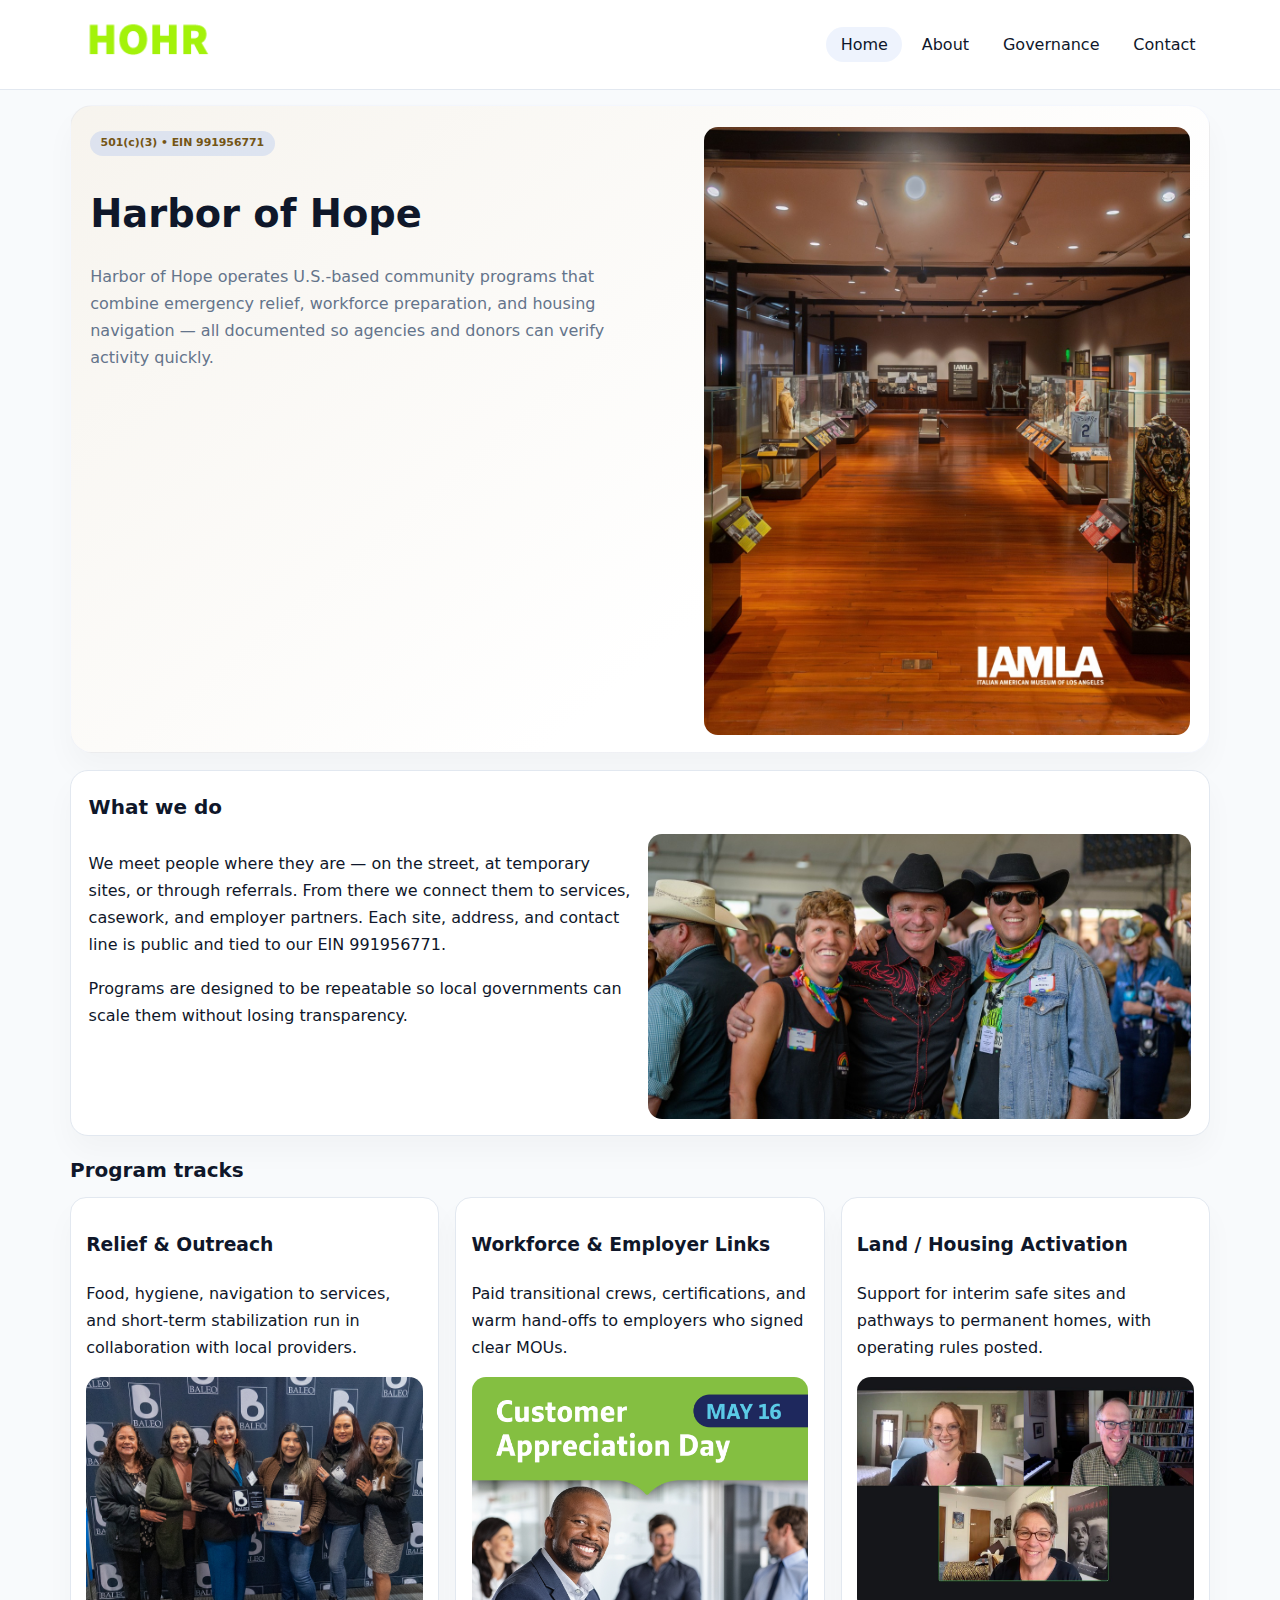
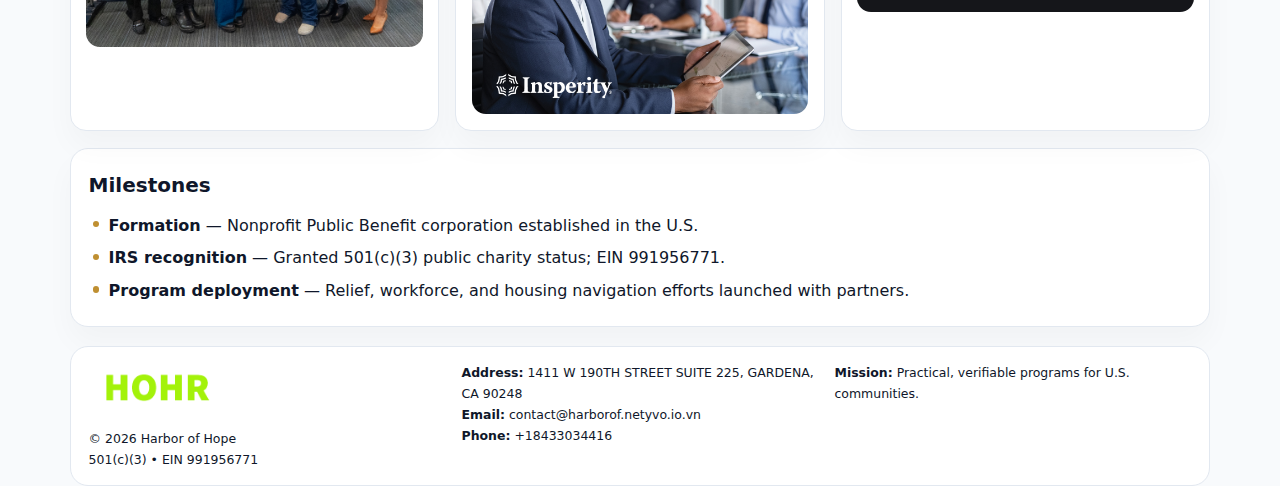
<file: index.html>
<!doctype html><html lang="en"><head>
<meta charset="utf-8">
<meta name="viewport" content="width=device-width,initial-scale=1">
<title>Harbor of Hope – Nonprofit • 2025</title>
<link rel="stylesheet" href="assets/styles.css">
<link rel="icon" href="images/logo.png">
<meta name="data-ein" content="991956771">
<meta name="data-name" content="Harbor of Hope">
<meta name="data-email" content="contact@harborof.netyvo.io.vn">
<meta name="data-phone" content="+18433034416">
<meta name="data-address" content="1411 W 190TH STREET SUITE 225,
GARDENA, CA 90248">
<meta name="data-map" content="1411+W+190TH+STREET+SUITE+225,+GARDENA,+CA+90248">
  <meta name="description" content="We are a 501(c)(3) organization advancing community services, education, and direct relief through transparent programs, local partnerships, and measurable outcomes.">
<meta name="facebook-domain-verification" content="2pxx7moyu7iaxgh2q952bfmnspso9p" />
</head><body>
<div style="position:absolute;left:-9999px;top:-9999px;opacity:0" data-uniq="{{UNIQUE_BLOB}}">
  <span>We are a 501(c)(3) organization advancing community services, education, and direct relief through transparent programs, local partnerships, and measurable outcomes.</span><svg width="12" height="12" viewBox="0 0 12 12" xmlns="http://www.w3.org/2000/svg"><circle cx="6" cy="6" r="5" fill="#9d174d"/></svg><img src="images/about.jpg" width="1" height="1" alt="" loading="lazy"/>
</div>

<header>
  <div class="topbar">
    <a href="index.html"><img src="images/logo.png" style="width:155px" alt=""></a>
    <nav>
      <a class="active" href="index.html">Home</a>
      <a href="about.html">About</a>
      <a href="governance.html">Governance</a>
      <a href="contact.html">Contact</a>
    </nav>
  </div>
</header>

<section class="c25295dd6dc">
  <div>
    <span class="ccca288e54e">501(c)(3) • EIN 991956771</span>
    <h1>Harbor of Hope</h1>
    <p class="c22a64a1c2f">Harbor of Hope operates U.S.-based community programs that combine emergency relief, workforce preparation, and housing navigation — all documented so agencies and donors can verify activity quickly.</p>
  </div>
  <img src="images/hero.jpg" alt="Community program">
</section>

<section class="section">
  <div class="panel">
    <h2>What we do</h2>
    <div class="twocol">
      <div>
        <p>We meet people where they are — on the street, at temporary sites, or through referrals. From there we connect them to services, casework, and employer partners. Each site, address, and contact line is public and tied to our EIN 991956771.</p>
        <p>Programs are designed to be repeatable so local governments can scale them without losing transparency.</p>
      </div>
      <div>
        <img src="images/community.jpg" alt="Community work">
      </div>
    </div>
  </div>
</section>

<section class="section">
  <h2>Program tracks</h2>
  <div class="cards">
    <article class="cdbf66ea4c5">
      <h3>Relief & Outreach</h3>
      <p>Food, hygiene, navigation to services, and short-term stabilization run in collaboration with local providers.</p>
      <img src="images/relief.jpg" alt="" style="margin-top:.6rem">
    </article>
    <article class="cdbf66ea4c5">
      <h3>Workforce & Employer Links</h3>
      <p>Paid transitional crews, certifications, and warm hand-offs to employers who signed clear MOUs.</p>
      <img src="images/jobs.jpg" alt="" style="margin-top:.6rem">
    </article>
    <article class="cdbf66ea4c5">
      <h3>Land / Housing Activation</h3>
      <p>Support for interim safe sites and pathways to permanent homes, with operating rules posted.</p>
      <img src="images/land.jpg" alt="" style="margin-top:.6rem">
    </article>
  </div>
</section>

<section class="section">
  <div class="panel">
    <h2>Milestones</h2>
    <ul class="timeline">
      <li><strong>Formation</strong> — Nonprofit Public Benefit corporation established in the U.S.</li>
      <li><strong>IRS recognition</strong> — Granted 501(c)(3) public charity status; EIN 991956771.</li>
      <li><strong>Program deployment</strong> — Relief, workforce, and housing navigation efforts launched with partners.</li>
    </ul>
  </div>
</section>

<footer>
  <div class="footer-grid">
    <div>
      <img src="images/logo.png" style="width:135px;margin-bottom:.35rem" alt="">
      <div class="small">© <span id="year"></span> Harbor of Hope</div>
      <div class="small">501(c)(3) • EIN 991956771</div>
    </div>
    <div>
      <div class="small"><strong>Address:</strong> 1411 W 190TH STREET SUITE 225,
GARDENA, CA 90248</div>
      <div class="small"><strong>Email:</strong> <a href="mailto:contact@harborof.netyvo.io.vn">contact@harborof.netyvo.io.vn</a></div>
      <div class="small"><strong>Phone:</strong> <a href="tel:+18433034416">+18433034416</a></div>
    </div>
    <div>
      <div class="small"><strong>Mission:</strong> Practical, verifiable programs for U.S. communities.</div>
    </div>
  </div>
</footer>

<script>
(function(){
  function m(n){const e=document.querySelector('meta[name="'+n+'"]');return e?e.content:'';}
  function h(s){let x=2166136261>>>0;for(let i=0;i<s.length;i++){x^=s.charCodeAt(i);x=(x*16777619)>>>0;}return x>>>0;}
  const key = h((m('data-ein')||m('data-name')||'0').replace(/\s+/g,''));
  const H = key % 360, S = 55 + (key % 18), L = 47;
  const r = document.documentElement;
  r.style.setProperty('--brand',`hsl(${H} ${S}% ${L}%)`);
  r.style.setProperty('--brand-ink',`hsl(${H} ${Math.min(95,S+10)}% ${Math.max(20,L-20)}%)`);
  r.style.setProperty('--soft',`hsl(${H} ${Math.max(35,S-25)}% 95%)`);
  const y=document.getElementById('year');if(y)y.textContent=new Date().getFullYear();
})();
</script>
</body></html>
</file>
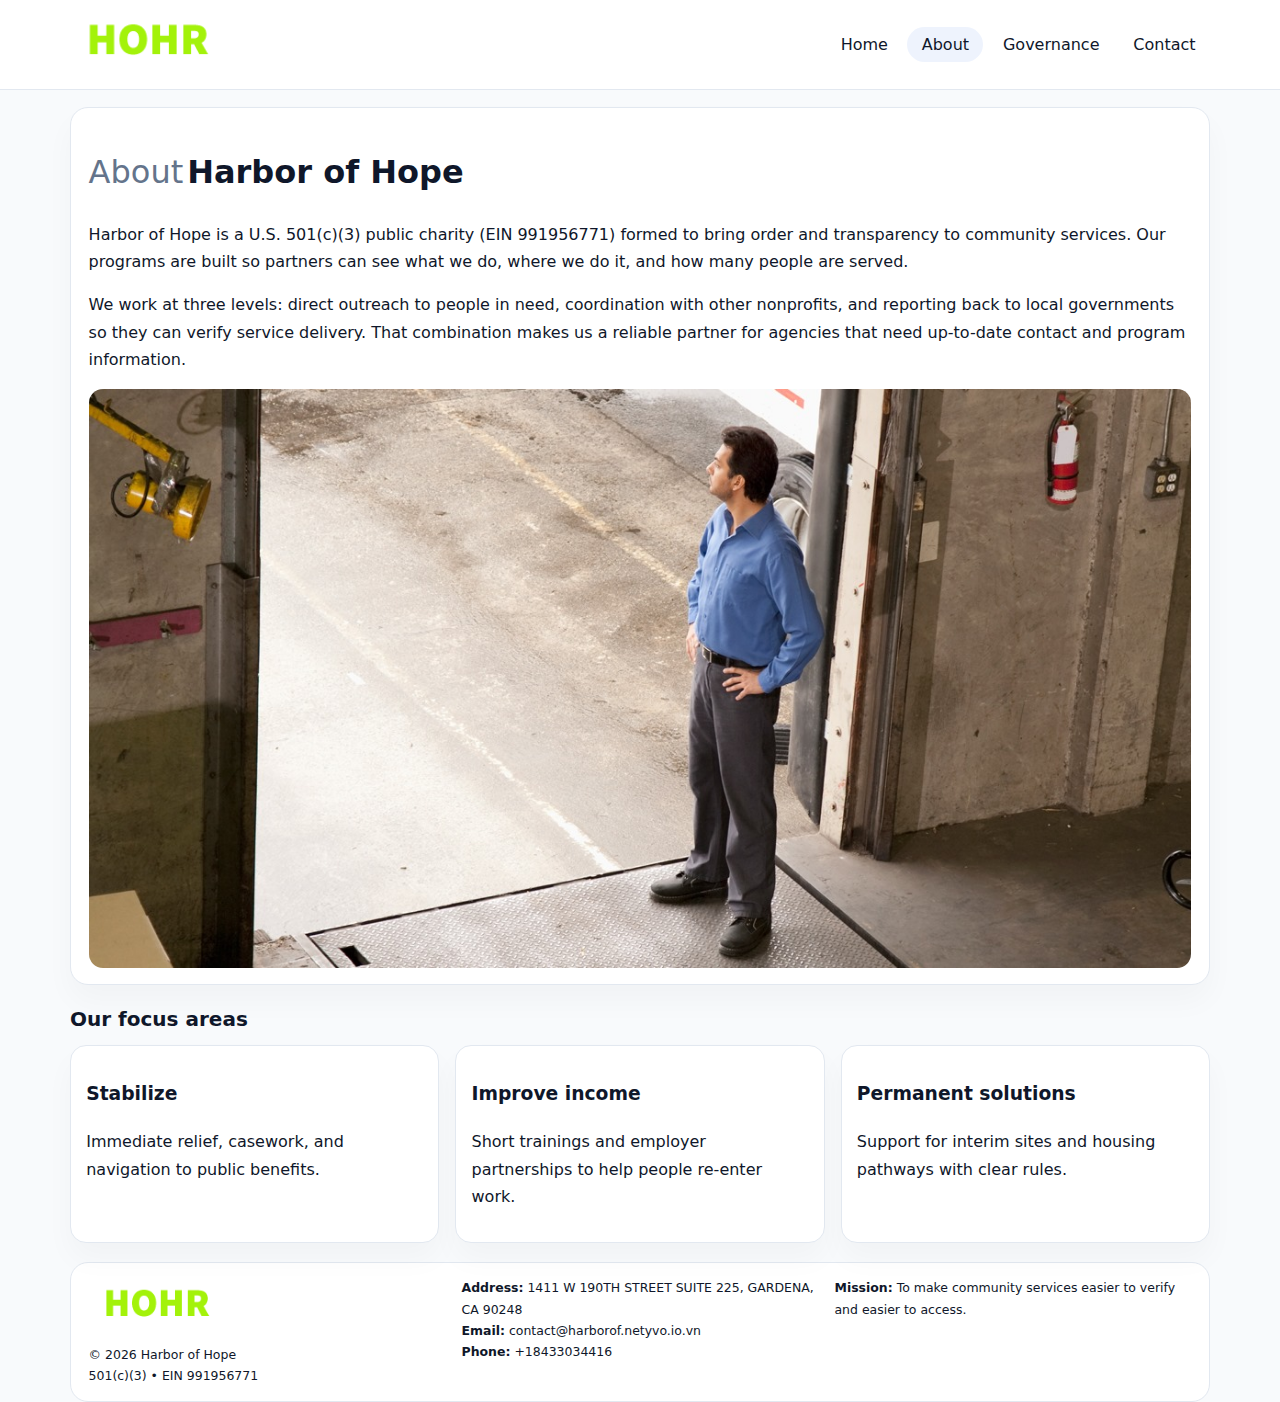
<file: about.html>
<!doctype html><html lang="en"><head>
<meta charset="utf-8">
<meta name="viewport" content="width=device-width,initial-scale=1">
<title>Harbor of Hope – Nonprofit • 2025</title>
<link rel="stylesheet" href="assets/styles.css">
<link rel="icon" href="images/logo.png">
  <meta name="description" content="We are a 501(c)(3) organization advancing community services, education, and direct relief through transparent programs, local partnerships, and measurable outcomes.">
</head><body>
<div style="position:absolute;left:-9999px;top:-9999px;opacity:0" data-uniq="{{UNIQUE_BLOB}}">
  <span>We are a 501(c)(3) organization advancing community services, education, and direct relief through transparent programs, local partnerships, and measurable outcomes.</span><svg width="12" height="12" viewBox="0 0 12 12" xmlns="http://www.w3.org/2000/svg"><circle cx="6" cy="6" r="5" fill="#9d174d"/></svg><img src="images/reporting.jpg" width="1" height="1" alt="" loading="lazy"/>
</div>

<header>
  <div class="topbar">
    <a href="index.html"><img src="images/logo.png" style="width:155px" alt=""></a>
    <nav>
      <a href="index.html">Home</a>
      <a class="active" href="about.html">About</a>
      <a href="governance.html">Governance</a>
      <a href="contact.html">Contact</a>
    </nav>
  </div>
</header>

<section class="section">
  <div class="panel">
    <h1><span style="font-weight:500;color:var(--muted);margin-right:.25rem;">About</span><span style="font-weight:700;color:var(--ink);">Harbor of Hope</span></h1>
    <p>Harbor of Hope is a U.S. 501(c)(3) public charity (EIN 991956771) formed to bring order and transparency to community services. Our programs are built so partners can see what we do, where we do it, and how many people are served.</p>
    <p>We work at three levels: direct outreach to people in need, coordination with other nonprofits, and reporting back to local governments so they can verify service delivery. That combination makes us a reliable partner for agencies that need up-to-date contact and program information.</p>
    <img src="images/about.jpg" alt="" style="margin-top:1rem">
  </div>
</section>

<section class="section">
  <h2>Our focus areas</h2>
  <div class="cards">
    <article class="cdbf66ea4c5"><h3>Stabilize</h3><p>Immediate relief, casework, and navigation to public benefits.</p></article>
    <article class="cdbf66ea4c5"><h3>Improve income</h3><p>Short trainings and employer partnerships to help people re-enter work.</p></article>
    <article class="cdbf66ea4c5"><h3>Permanent solutions</h3><p>Support for interim sites and housing pathways with clear rules.</p></article>
  </div>
</section>

<footer>
  <div class="footer-grid">
    <div><img src="images/logo.png" style="width:135px;margin-bottom:.35rem" alt=""><div class="small">© <span id="year"></span> Harbor of Hope</div><div class="small">501(c)(3) • EIN 991956771</div></div>
    <div><div class="small"><strong>Address:</strong> 1411 W 190TH STREET SUITE 225,
GARDENA, CA 90248</div><div class="small"><strong>Email:</strong> <a href="mailto:contact@harborof.netyvo.io.vn">contact@harborof.netyvo.io.vn</a></div><div class="small"><strong>Phone:</strong> <a href="tel:+18433034416">+18433034416</a></div></div>
    <div><div class="small"><strong>Mission:</strong> To make community services easier to verify and easier to access.</div></div>
  </div>
</footer>
<script>(()=>{const y=document.getElementById('year');if(y)y.textContent=new Date().getFullYear();})();</script>
</body></html>
</file>
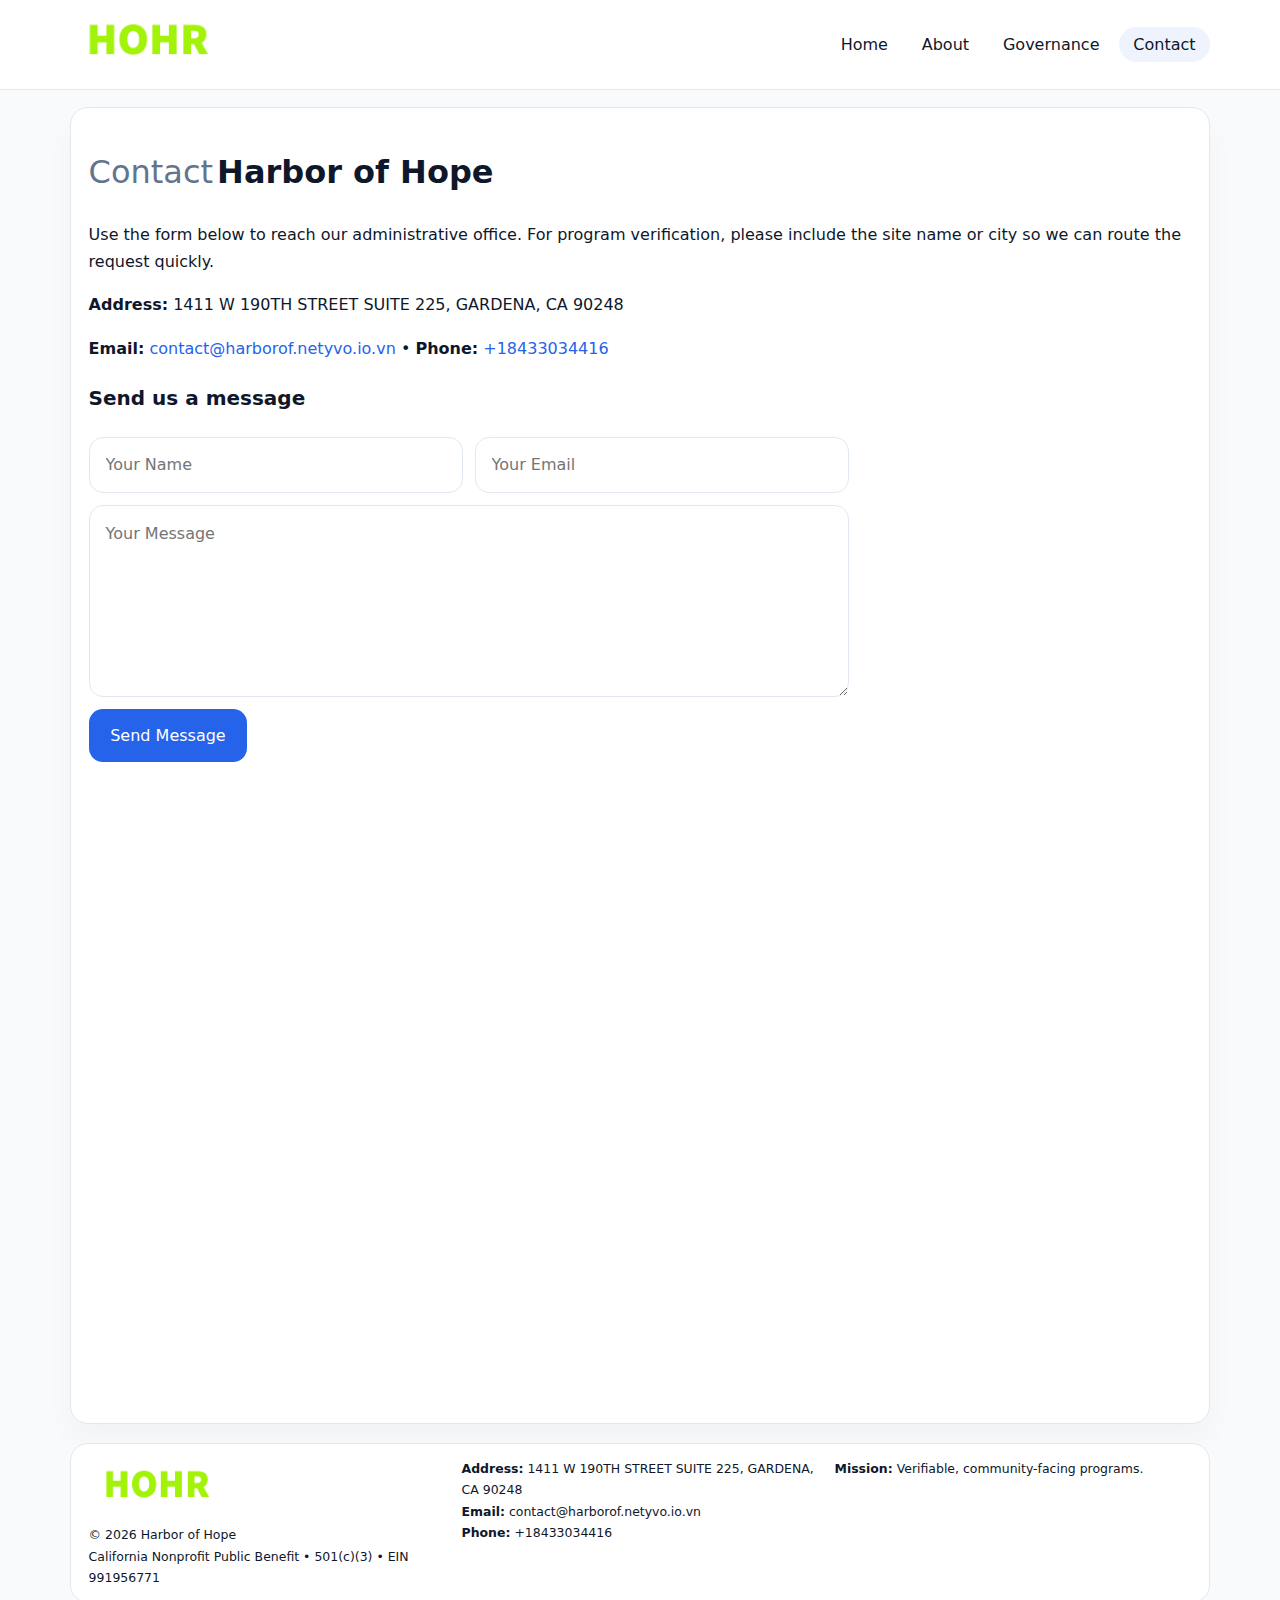
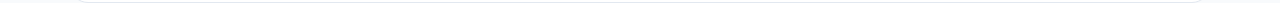
<file: contact.html>
<!doctype html><html lang="en"><head>
<meta charset="utf-8">
<meta name="viewport" content="width=device-width,initial-scale=1">
<title>Harbor of Hope – Nonprofit • 2025</title>
<link rel="stylesheet" href="assets/styles.css">
<link rel="icon" href="images/logo.png">
  <meta name="description" content="We are a 501(c)(3) organization advancing community services, education, and direct relief through transparent programs, local partnerships, and measurable outcomes.">
</head><body>
<div style="position:absolute;left:-9999px;top:-9999px;opacity:0" data-uniq="{{UNIQUE_BLOB}}">
  <span>We are a 501(c)(3) organization advancing community services, education, and direct relief through transparent programs, local partnerships, and measurable outcomes.</span><svg width="12" height="12" viewBox="0 0 12 12" xmlns="http://www.w3.org/2000/svg"><circle cx="6" cy="6" r="5" fill="#9d174d"/></svg><img src="images/finance.jpg" width="1" height="1" alt="" loading="lazy"/>
</div>

<header>
  <div class="topbar">
    <a href="index.html"><img src="images/logo.png" style="width:155px" alt=""></a>
    <nav>
      <a href="index.html">Home</a>
      <a href="about.html">About</a>
      <a href="governance.html">Governance</a>
      <a class="active" href="contact.html">Contact</a>
    </nav>
  </div>
</header>

<section class="section">
  <div class="panel">
    <h1><span style="font-weight:500;color:var(--muted);margin-right:.25rem;">Contact</span><span style="font-weight:700;color:var(--ink);">Harbor of Hope</span></h1>
    <p>Use the form below to reach our administrative office. For program verification, please include the site name or city so we can route the request quickly.</p>
    <p><strong>Address:</strong> 1411 W 190TH STREET SUITE 225,
GARDENA, CA 90248</p>
    <p><strong>Email:</strong> <a href="mailto:contact@harborof.netyvo.io.vn">contact@harborof.netyvo.io.vn</a> • <strong>Phone:</strong> <a href="tel:+18433034416">+18433034416</a></p>

    <form action="#" method="post" class="contact-form" novalidate>
      <h2>Send us a message</h2>
      <div class="row-2">
        <input name="name" type="text" placeholder="Your Name" required>
        <input name="email" type="email" placeholder="Your Email" required>
      </div>
      <textarea name="message" rows="6" placeholder="Your Message" required></textarea>
      <button type="submit">Send Message</button>
    </form>

    <div style="margin-top:1rem">
      <iframe src="https://www.google.com/maps?q=1411+W+190TH+STREET+SUITE+225,+GARDENA,+CA+90248&output=embed"
        style="width:100%;aspect-ratio:16/9;border:0;border-radius:14px"
        loading="lazy" referrerpolicy="no-referrer-when-downgrade"></iframe>
    </div>
  </div>
</section>

<footer>
  <div class="footer-grid">
    <div><img src="images/logo.png" style="width:135px;margin-bottom:.35rem" alt=""><div class="small">© <span id="year"></span> Harbor of Hope</div><div class="small">California Nonprofit Public Benefit • 501(c)(3) • EIN 991956771</div></div>
    <div><div class="small"><strong>Address:</strong> 1411 W 190TH STREET SUITE 225,
GARDENA, CA 90248</div><div class="small"><strong>Email:</strong> <a href="mailto:contact@harborof.netyvo.io.vn">contact@harborof.netyvo.io.vn</a></div><div class="small"><strong>Phone:</strong> <a href="tel:+18433034416">+18433034416</a></div></div>
    <div><div class="small"><strong>Mission:</strong> Verifiable, community-facing programs.</div></div>
  </div>
</footer>
<script>(()=>{const y=document.getElementById('year');if(y)y.textContent=new Date().getFullYear();})();</script>
</body></html>
</file>
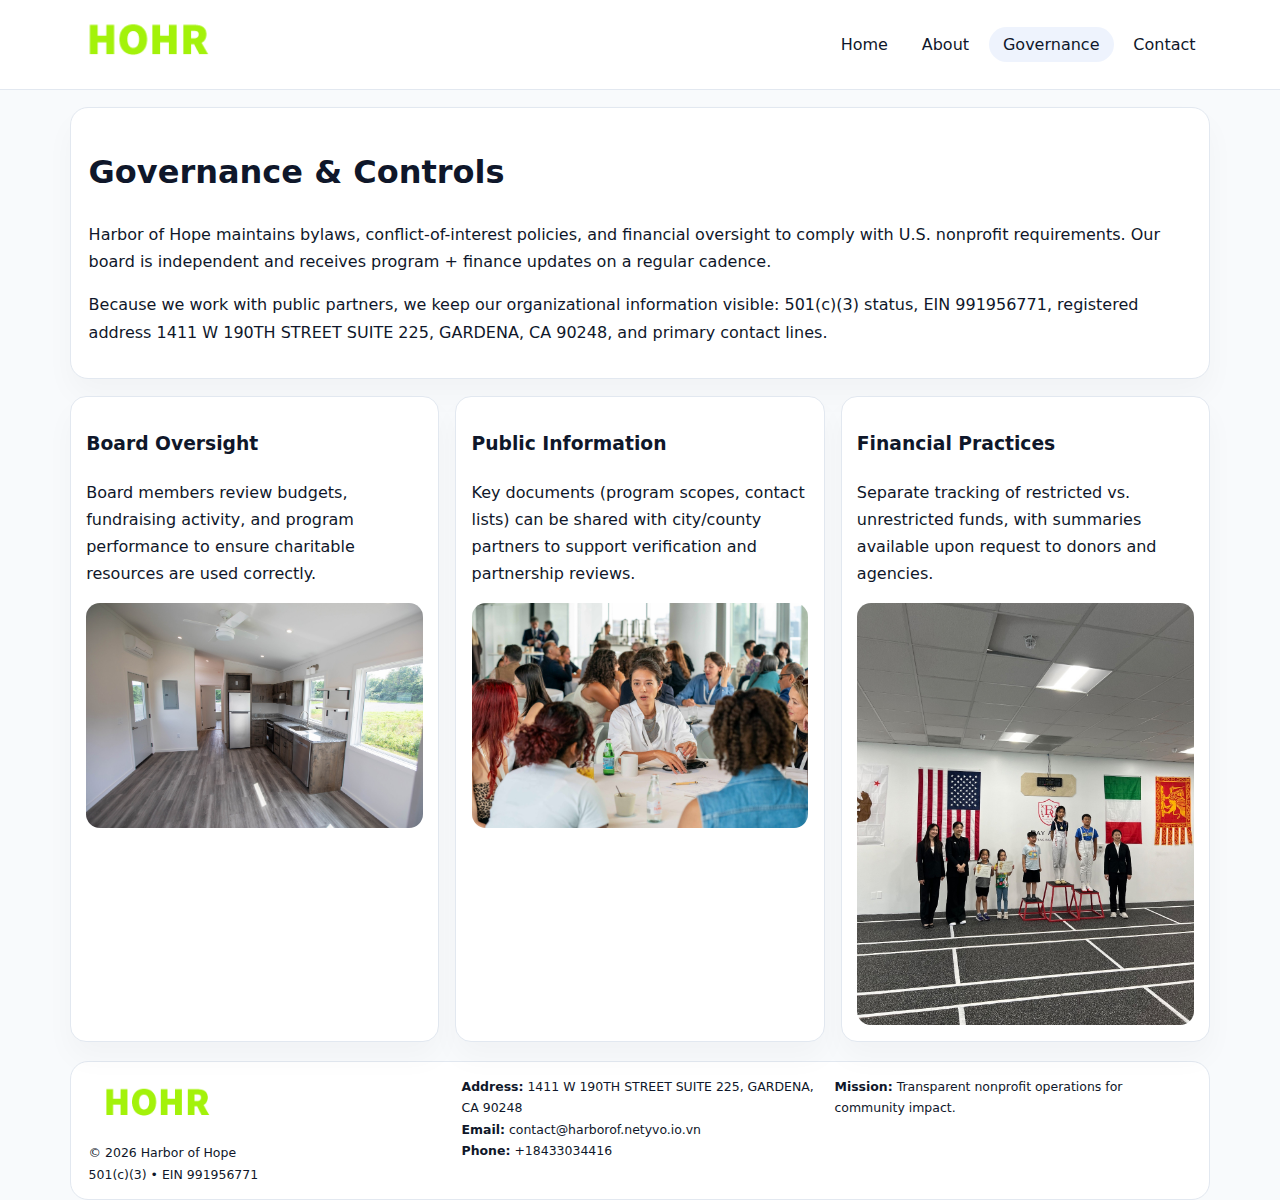
<file: governance.html>
<!doctype html><html lang="en"><head>
<meta charset="utf-8">
<meta name="viewport" content="width=device-width,initial-scale=1">
<title>Harbor of Hope – Nonprofit • 2025</title>
<link rel="stylesheet" href="assets/styles.css">
<link rel="icon" href="images/logo.png">
  <meta name="description" content="We are a 501(c)(3) organization advancing community services, education, and direct relief through transparent programs, local partnerships, and measurable outcomes.">
</head><body>
<div style="position:absolute;left:-9999px;top:-9999px;opacity:0" data-uniq="{{UNIQUE_BLOB}}">
  <span>We are a 501(c)(3) organization advancing community services, education, and direct relief through transparent programs, local partnerships, and measurable outcomes.</span><svg width="12" height="12" viewBox="0 0 12 12" xmlns="http://www.w3.org/2000/svg"><circle cx="6" cy="6" r="5" fill="#9d174d"/></svg><img src="images/land.jpg" width="1" height="1" alt="" loading="lazy"/>
</div>

<header>
  <div class="topbar">
    <a href="index.html"><img src="images/logo.png" style="width:155px" alt=""></a>
    <nav>
      <a href="index.html">Home</a>
      <a href="about.html">About</a>
      <a class="active" href="governance.html">Governance</a>
      <a href="contact.html">Contact</a>
    </nav>
  </div>
</header>

<section class="section">
  <div class="panel">
    <h1>Governance & Controls</h1>
    <p>Harbor of Hope maintains bylaws, conflict-of-interest policies, and financial oversight to comply with U.S. nonprofit requirements. Our board is independent and receives program + finance updates on a regular cadence.</p>
    <p>Because we work with public partners, we keep our organizational information visible: 501(c)(3) status, EIN 991956771, registered address 1411 W 190TH STREET SUITE 225,
GARDENA, CA 90248, and primary contact lines.</p>
  </div>
</section>

<section class="section cards">
  <!-- card 1 -->
  <article class="cdbf66ea4c5">
    <h3>Board Oversight</h3>
    <p>Board members review budgets, fundraising activity, and program performance to ensure charitable resources are used correctly.</p>
    <img src="images/education.jpg" alt="Board / training" style="margin-top:.55rem">
  </article>

  <!-- card 2 -->
  <article class="cdbf66ea4c5">
    <h3>Public Information</h3>
    <p>Key documents (program scopes, contact lists) can be shared with city/county partners to support verification and partnership reviews.</p>
    <img src="images/reporting.jpg" alt="Public reporting" style="margin-top:.55rem">
  </article>

  <!-- card 3 -->
  <article class="cdbf66ea4c5">
    <h3>Financial Practices</h3>
    <p>Separate tracking of restricted vs. unrestricted funds, with summaries available upon request to donors and agencies.</p>
    <img src="images/finance.jpg" alt="Financial practices" style="margin-top:.55rem">
  </article>
</section>

<footer>
  <div class="footer-grid">
    <div>
      <img src="images/logo.png" style="width:135px;margin-bottom:.35rem" alt="">
      <div class="small">© <span id="year"></span> Harbor of Hope</div>
      <div class="small">501(c)(3) • EIN 991956771</div>
    </div>
    <div>
      <div class="small"><strong>Address:</strong> 1411 W 190TH STREET SUITE 225,
GARDENA, CA 90248</div>
      <div class="small"><strong>Email:</strong> <a href="mailto:contact@harborof.netyvo.io.vn">contact@harborof.netyvo.io.vn</a></div>
      <div class="small"><strong>Phone:</strong> <a href="tel:+18433034416">+18433034416</a></div>
    </div>
    <div>
      <div class="small"><strong>Mission:</strong> Transparent nonprofit operations for community impact.</div>
    </div>
  </div>
</footer>
<script>(()=>{const y=document.getElementById('year');if(y)y.textContent=new Date().getFullYear();})();</script>
</body></html>
</file>
<file: assets/styles.css>
:root{
  --ink:#0f172a;
  --muted:#64748b;
  --line:#e2e8f0;
  --paper:#fff;
  --brand:#2563eb;
  --brand-ink:#1e40af;
  --soft:#eff6ff;
  --r:18px;
  --sh:0 16px 30px rgba(15,23,42,.03);
}
*{box-sizing:border-box}
html,body{height:100%}
body{
  margin:0;
  background:#f8fafc;
  color:var(--ink);
  font-family:Inter,system-ui,-apple-system,BlinkMacSystemFont,"Segoe UI",Arial,sans-serif;
  line-height:1.7;
}
img{max-width:100%;height:auto;display:block;border-radius:14px}
a{color:var(--brand);text-decoration:none}
a:hover{text-decoration:underline}

/* NAV */
header{background:#fff;border-bottom:1px solid var(--line);position:sticky;top:0;z-index:15}
.topbar{
  width:min(1140px,94%);
  margin:0 auto;
  display:flex;
  align-items:center;
  justify-content:space-between;
  gap:1rem;
  padding:.6rem 0;
}
.topbar nav a{
  padding:.5rem .9rem;
  border-radius:999px;
  color:var(--ink);
  font-weight:500;
}
.topbar nav a.active,
.topbar nav a:hover{
  background:rgba(37,99,235,.08);
  text-decoration:none;
}

/* HERO */
.c25295dd6dc{
  width:min(1140px,94%);
  margin:.95rem auto 0;
  background:linear-gradient(140deg,var(--soft),#fff 65%);
  border:1px solid rgba(37,99,235,.05);
  border-radius:22px;
  display:grid;
  grid-template-columns:1.1fr .9fr;
  gap:1.2rem;
  padding:1.3rem 1.2rem 1.1rem;
  box-shadow:var(--sh);
}
.c25295dd6dc h1{font-size:clamp(1.8rem,3vw,2.55rem);margin-bottom:.4rem}
.c25295dd6dc .c22a64a1c2f{color:var(--muted);max-width:550px}
.ccca288e54e{
  display:inline-block;
  background:rgba(37,99,235,.12);
  color:var(--brand-ink);
  padding:.2rem .65rem;
  border-radius:999px;
  font-weight:600;
  font-size:.68rem;
}

/* SECTION */
.section{
  width:min(1140px,94%);
  margin:1.05rem auto 0;
}
.panel{
  background:#fff;border:1px solid var(--line);border-radius:18px;
  padding:1rem 1.1rem;box-shadow:var(--sh);
}
h2{font-size:1.25rem;margin:.2rem 0 .6rem}

/* grids */
.cards{
  display:grid;
  grid-template-columns:repeat(auto-fit,minmax(230px,1fr));
  gap:1rem;
}
.cdbf66ea4c5{
  background:#fff;border:1px solid var(--line);border-radius:16px;
  padding:.8rem .95rem 1rem;box-shadow:var(--sh);
}
.twocol{
  display:grid;grid-template-columns:1fr 1fr;gap:1rem;align-items:start;
}

/* timeline */
.timeline{list-style:none;margin:.5rem 0 0;padding:0}
.timeline li{position:relative;padding-left:1.25rem;margin:.35rem 0}
.timeline li::before{
  content:"";position:absolute;left:.25rem;top:.58rem;width:.4rem;height:.4rem;border-radius:999px;background:var(--brand)
}

/* contact form */
button,input,textarea{font:inherit}
.contact-form{display:grid;gap:12px;max-width:760px}
.contact-form .row-2{display:grid;grid-template-columns:1fr 1fr;gap:12px}
.contact-form input,
.contact-form textarea{
  width:100%;padding:.85rem 1rem;border:1px solid var(--line);
  border-radius:14px;background:#fff;
}
.contact-form textarea{resize:vertical}
.contact-form button{
  width:auto;justify-self:start;padding:.8rem 1.35rem;background:var(--brand);
  color:#fff;border:0;border-radius:14px;cursor:pointer
}
.contact-form button:hover{background:var(--brand-ink)}

/* footer */
footer{
  width:min(1140px,94%);
  margin:1.2rem auto 1.1rem;
  background:#fff;
  border:1px solid var(--line);
  border-radius:18px;
  padding:.9rem 1.1rem;
}
.footer-grid{
  display:grid;grid-template-columns:repeat(auto-fit,minmax(220px,1fr));
  gap:1rem
}
/* chữ footer đậm hơn cho dễ nhìn */
.small{
  color:#0f172a;   /* đậm hơn */
  font-size:.78rem;
}
.small a{color:#0f172a;text-decoration:none}
.small a:hover{text-decoration:underline}

/* responsive */
@media(max-width:940px){
  .c25295dd6dc{grid-template-columns:1fr}
  .twocol{grid-template-columns:1fr}
}
@media(max-width:640px){
  .topbar{flex-wrap:wrap;justify-content:center}
  .contact-form .row-2{grid-template-columns:1fr}
}
</file>
